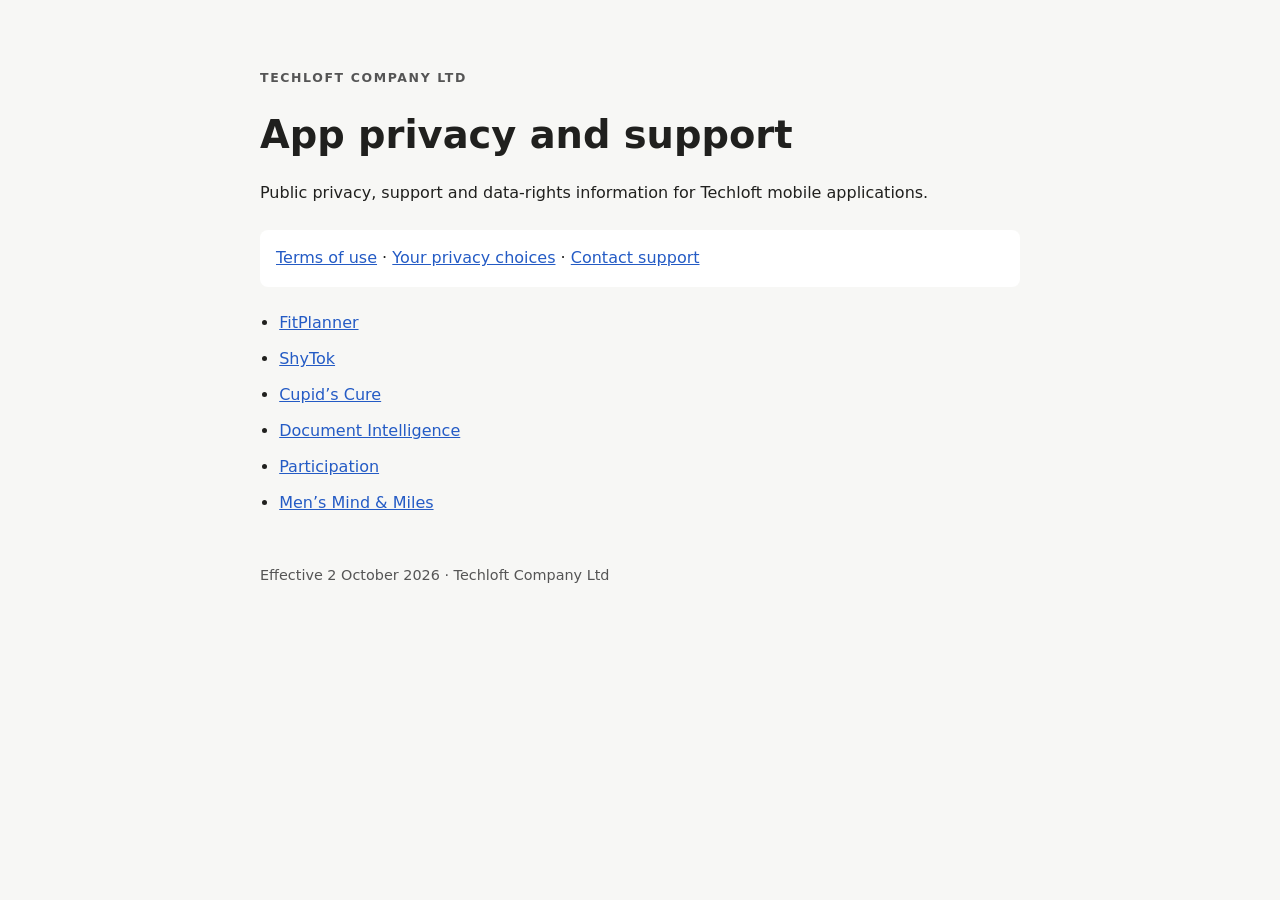
<file: index.html>
<!doctype html>
<html lang="en"><head><meta charset="utf-8"><meta name="viewport" content="width=device-width, initial-scale=1"><title>Techloft App Support</title><link rel="stylesheet" href="style.css"></head>
<body><main><p class="eyebrow">TECHLOFT COMPANY LTD</p><h1>App privacy and support</h1><p>Public privacy, support and data-rights information for Techloft mobile applications.</p><nav><a href="terms.html">Terms of use</a> · <a href="privacy-choices.html">Your privacy choices</a> · <a href="support.html">Contact support</a></nav><ul class="app-list"><li><a href="fitplanner/">FitPlanner</a></li><li><a href="shytok/">ShyTok</a></li><li><a href="cupids-cure/">Cupid’s Cure</a></li><li><a href="document-intelligence/">Document Intelligence</a></li><li><a href="participation/">Participation</a></li><li><a href="mens-mind-miles/">Men’s Mind &amp; Miles</a></li></ul><footer>Effective 2 October 2026 · Techloft Company Ltd</footer></main></body></html>
</file>
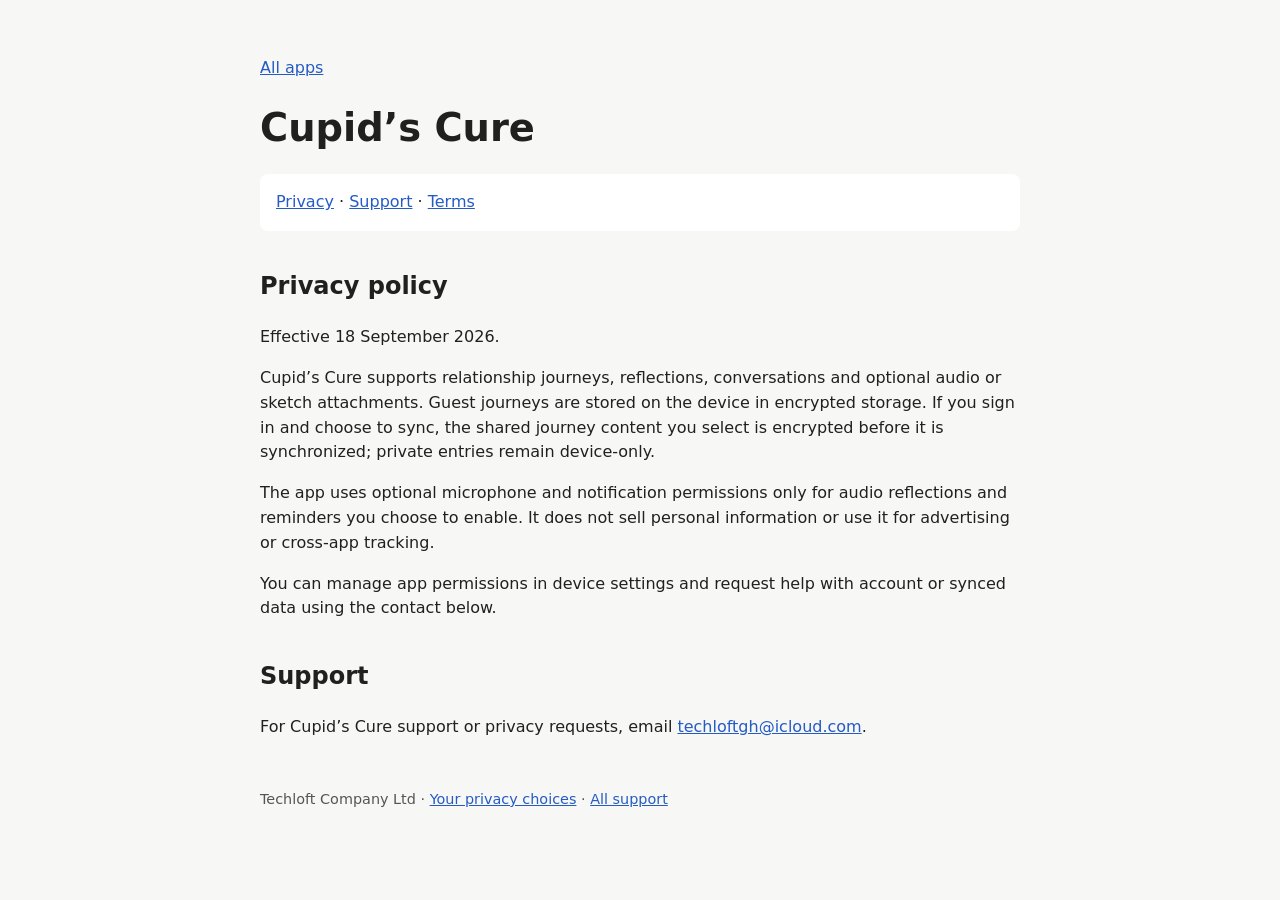
<file: cupids-cure/index.html>
<!doctype html><html lang="en"><head><meta charset="utf-8"><meta name="viewport" content="width=device-width,initial-scale=1"><title>Cupid’s Cure Privacy & Support</title><link rel="stylesheet" href="../style.css"></head><body><main><a href="../">All apps</a><h1>Cupid’s Cure</h1><nav><a href="#privacy">Privacy</a> · <a href="#support">Support</a> · <a href="../terms.html">Terms</a></nav><h2 id="privacy">Privacy policy</h2><p>Effective 18 September 2026.</p><p>Cupid’s Cure supports relationship journeys, reflections, conversations and optional audio or sketch attachments. Guest journeys are stored on the device in encrypted storage. If you sign in and choose to sync, the shared journey content you select is encrypted before it is synchronized; private entries remain device-only.</p><p>The app uses optional microphone and notification permissions only for audio reflections and reminders you choose to enable. It does not sell personal information or use it for advertising or cross-app tracking.</p><p>You can manage app permissions in device settings and request help with account or synced data using the contact below.</p><h2 id="support">Support</h2><p>For Cupid’s Cure support or privacy requests, email <a href="mailto:techloftgh@icloud.com">techloftgh@icloud.com</a>.</p><footer>Techloft Company Ltd · <a href="../privacy-choices.html">Your privacy choices</a> · <a href="../support.html">All support</a></footer></main></body></html>
</file>
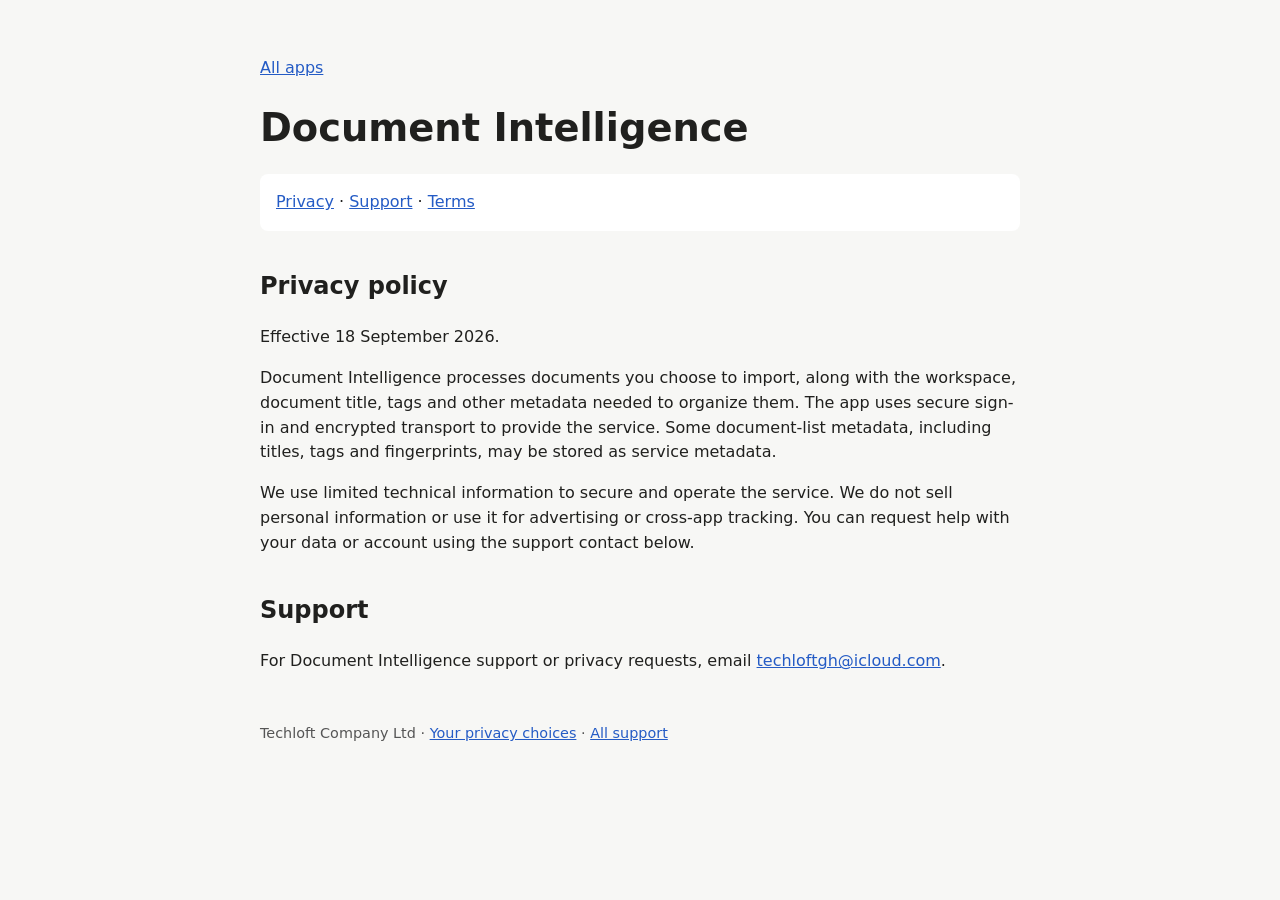
<file: document-intelligence/index.html>
<!doctype html><html lang="en"><head><meta charset="utf-8"><meta name="viewport" content="width=device-width,initial-scale=1"><title>Document Intelligence Privacy & Support</title><link rel="stylesheet" href="../style.css"></head><body><main><a href="../">All apps</a><h1>Document Intelligence</h1><nav><a href="#privacy">Privacy</a> · <a href="#support">Support</a> · <a href="../terms.html">Terms</a></nav><h2 id="privacy">Privacy policy</h2><p>Effective 18 September 2026.</p><p>Document Intelligence processes documents you choose to import, along with the workspace, document title, tags and other metadata needed to organize them. The app uses secure sign-in and encrypted transport to provide the service. Some document-list metadata, including titles, tags and fingerprints, may be stored as service metadata.</p><p>We use limited technical information to secure and operate the service. We do not sell personal information or use it for advertising or cross-app tracking. You can request help with your data or account using the support contact below.</p><h2 id="support">Support</h2><p>For Document Intelligence support or privacy requests, email <a href="mailto:techloftgh@icloud.com">techloftgh@icloud.com</a>.</p><footer>Techloft Company Ltd · <a href="../privacy-choices.html">Your privacy choices</a> · <a href="../support.html">All support</a></footer></main></body></html>
</file>
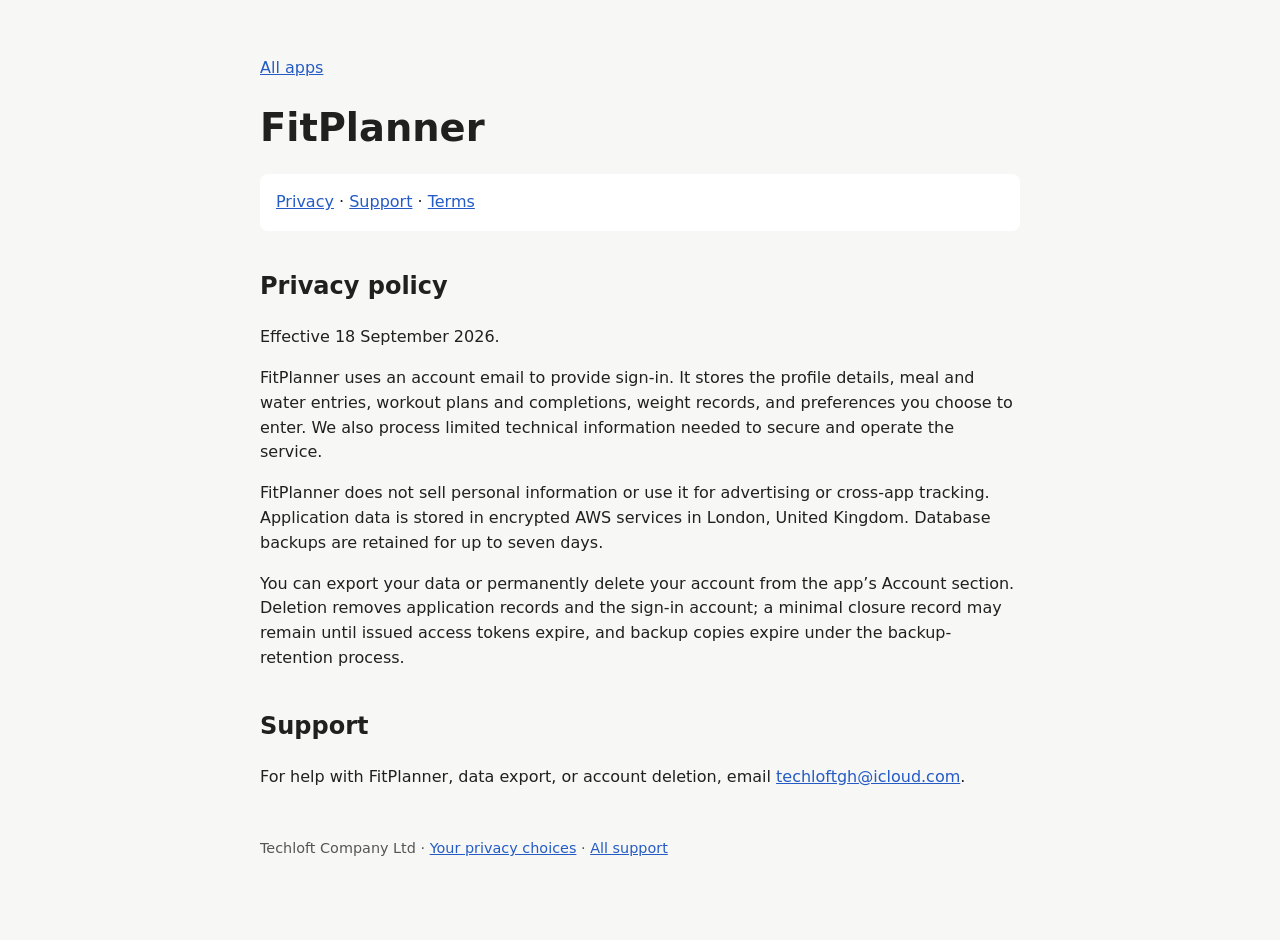
<file: fitplanner/index.html>
<!doctype html><html lang="en"><head><meta charset="utf-8"><meta name="viewport" content="width=device-width,initial-scale=1"><title>FitPlanner Privacy & Support</title><link rel="stylesheet" href="../style.css"></head><body><main><a href="../">All apps</a><h1>FitPlanner</h1><nav><a href="#privacy">Privacy</a> · <a href="#support">Support</a> · <a href="../terms.html">Terms</a></nav><h2 id="privacy">Privacy policy</h2><p>Effective 18 September 2026.</p><p>FitPlanner uses an account email to provide sign-in. It stores the profile details, meal and water entries, workout plans and completions, weight records, and preferences you choose to enter. We also process limited technical information needed to secure and operate the service.</p><p>FitPlanner does not sell personal information or use it for advertising or cross-app tracking. Application data is stored in encrypted AWS services in London, United Kingdom. Database backups are retained for up to seven days.</p><p>You can export your data or permanently delete your account from the app’s Account section. Deletion removes application records and the sign-in account; a minimal closure record may remain until issued access tokens expire, and backup copies expire under the backup-retention process.</p><h2 id="support">Support</h2><p>For help with FitPlanner, data export, or account deletion, email <a href="mailto:techloftgh@icloud.com">techloftgh@icloud.com</a>.</p><footer>Techloft Company Ltd · <a href="../privacy-choices.html">Your privacy choices</a> · <a href="../support.html">All support</a></footer></main></body></html>
</file>
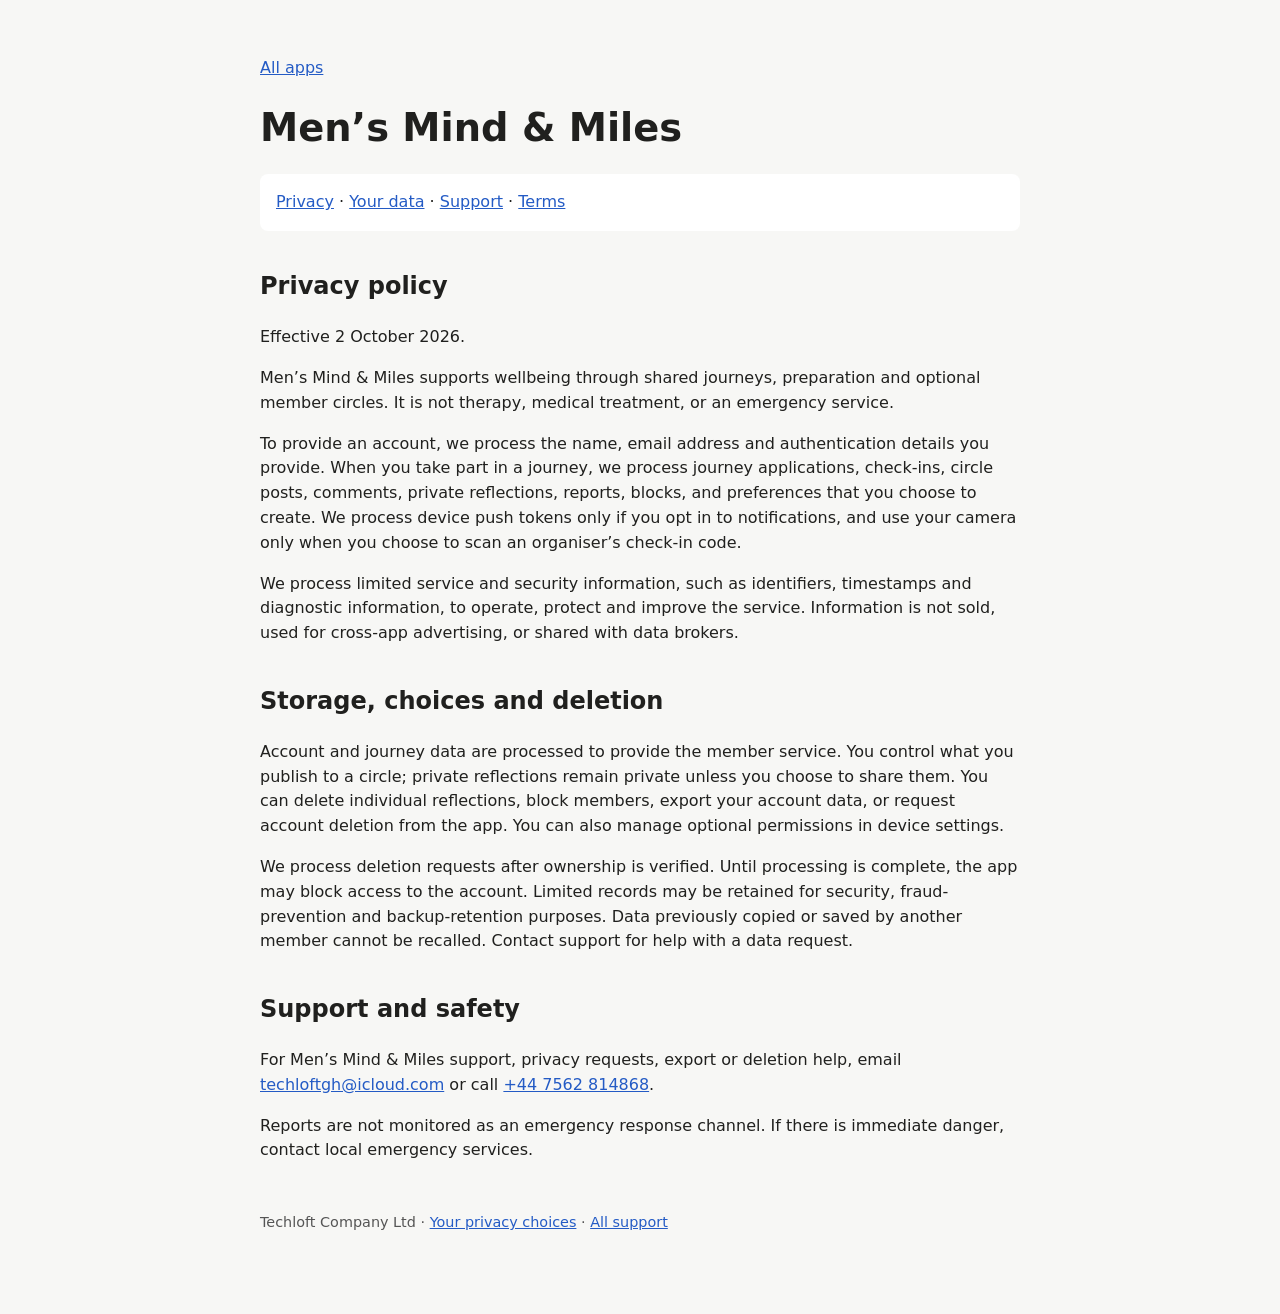
<file: mens-mind-miles/index.html>
<!doctype html><html lang="en"><head><meta charset="utf-8"><meta name="viewport" content="width=device-width,initial-scale=1"><title>Men’s Mind &amp; Miles Privacy &amp; Support</title><link rel="stylesheet" href="../style.css"></head><body><main><a href="../">All apps</a><h1>Men’s Mind &amp; Miles</h1><nav><a href="#privacy">Privacy</a> · <a href="#data">Your data</a> · <a href="#support">Support</a> · <a href="../terms.html">Terms</a></nav><h2 id="privacy">Privacy policy</h2><p>Effective 2 October 2026.</p><p>Men’s Mind &amp; Miles supports wellbeing through shared journeys, preparation and optional member circles. It is not therapy, medical treatment, or an emergency service.</p><p>To provide an account, we process the name, email address and authentication details you provide. When you take part in a journey, we process journey applications, check-ins, circle posts, comments, private reflections, reports, blocks, and preferences that you choose to create. We process device push tokens only if you opt in to notifications, and use your camera only when you choose to scan an organiser’s check-in code.</p><p>We process limited service and security information, such as identifiers, timestamps and diagnostic information, to operate, protect and improve the service. Information is not sold, used for cross-app advertising, or shared with data brokers.</p><h2 id="data">Storage, choices and deletion</h2><p>Account and journey data are processed to provide the member service. You control what you publish to a circle; private reflections remain private unless you choose to share them. You can delete individual reflections, block members, export your account data, or request account deletion from the app. You can also manage optional permissions in device settings.</p><p>We process deletion requests after ownership is verified. Until processing is complete, the app may block access to the account. Limited records may be retained for security, fraud-prevention and backup-retention purposes. Data previously copied or saved by another member cannot be recalled. Contact support for help with a data request.</p><h2 id="support">Support and safety</h2><p>For Men’s Mind &amp; Miles support, privacy requests, export or deletion help, email <a href="mailto:techloftgh@icloud.com">techloftgh@icloud.com</a> or call <a href="tel:+447562814868">+44 7562 814868</a>.</p><p>Reports are not monitored as an emergency response channel. If there is immediate danger, contact local emergency services.</p><footer>Techloft Company Ltd · <a href="../privacy-choices.html">Your privacy choices</a> · <a href="../support.html">All support</a></footer></main></body></html>
</file>
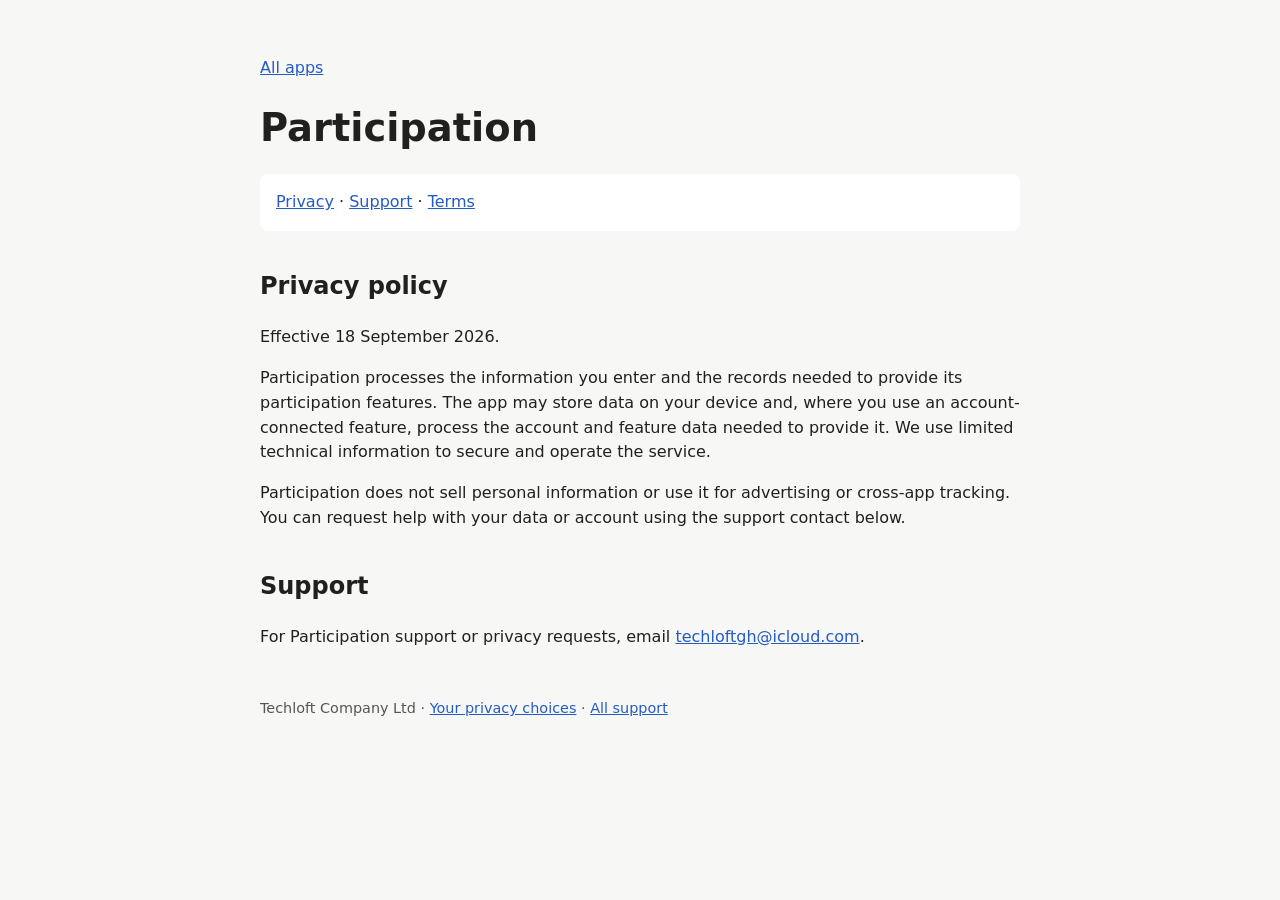
<file: participation/index.html>
<!doctype html><html lang="en"><head><meta charset="utf-8"><meta name="viewport" content="width=device-width,initial-scale=1"><title>Participation Privacy & Support</title><link rel="stylesheet" href="../style.css"></head><body><main><a href="../">All apps</a><h1>Participation</h1><nav><a href="#privacy">Privacy</a> · <a href="#support">Support</a> · <a href="../terms.html">Terms</a></nav><h2 id="privacy">Privacy policy</h2><p>Effective 18 September 2026.</p><p>Participation processes the information you enter and the records needed to provide its participation features. The app may store data on your device and, where you use an account-connected feature, process the account and feature data needed to provide it. We use limited technical information to secure and operate the service.</p><p>Participation does not sell personal information or use it for advertising or cross-app tracking. You can request help with your data or account using the support contact below.</p><h2 id="support">Support</h2><p>For Participation support or privacy requests, email <a href="mailto:techloftgh@icloud.com">techloftgh@icloud.com</a>.</p><footer>Techloft Company Ltd · <a href="../privacy-choices.html">Your privacy choices</a> · <a href="../support.html">All support</a></footer></main></body></html>
</file>
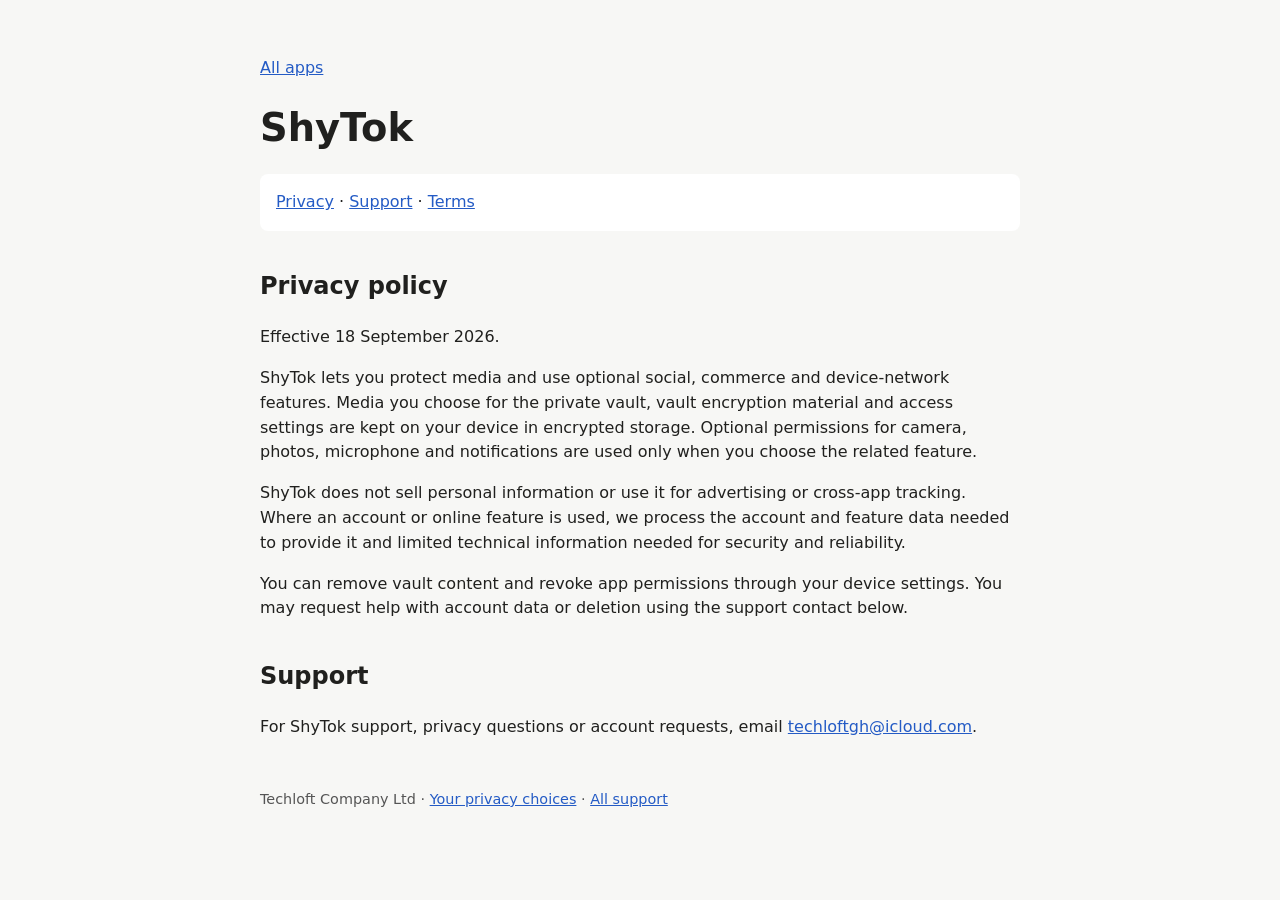
<file: shytok/index.html>
<!doctype html><html lang="en"><head><meta charset="utf-8"><meta name="viewport" content="width=device-width,initial-scale=1"><title>ShyTok Privacy & Support</title><link rel="stylesheet" href="../style.css"></head><body><main><a href="../">All apps</a><h1>ShyTok</h1><nav><a href="#privacy">Privacy</a> · <a href="#support">Support</a> · <a href="../terms.html">Terms</a></nav><h2 id="privacy">Privacy policy</h2><p>Effective 18 September 2026.</p><p>ShyTok lets you protect media and use optional social, commerce and device-network features. Media you choose for the private vault, vault encryption material and access settings are kept on your device in encrypted storage. Optional permissions for camera, photos, microphone and notifications are used only when you choose the related feature.</p><p>ShyTok does not sell personal information or use it for advertising or cross-app tracking. Where an account or online feature is used, we process the account and feature data needed to provide it and limited technical information needed for security and reliability.</p><p>You can remove vault content and revoke app permissions through your device settings. You may request help with account data or deletion using the support contact below.</p><h2 id="support">Support</h2><p>For ShyTok support, privacy questions or account requests, email <a href="mailto:techloftgh@icloud.com">techloftgh@icloud.com</a>.</p><footer>Techloft Company Ltd · <a href="../privacy-choices.html">Your privacy choices</a> · <a href="../support.html">All support</a></footer></main></body></html>
</file>
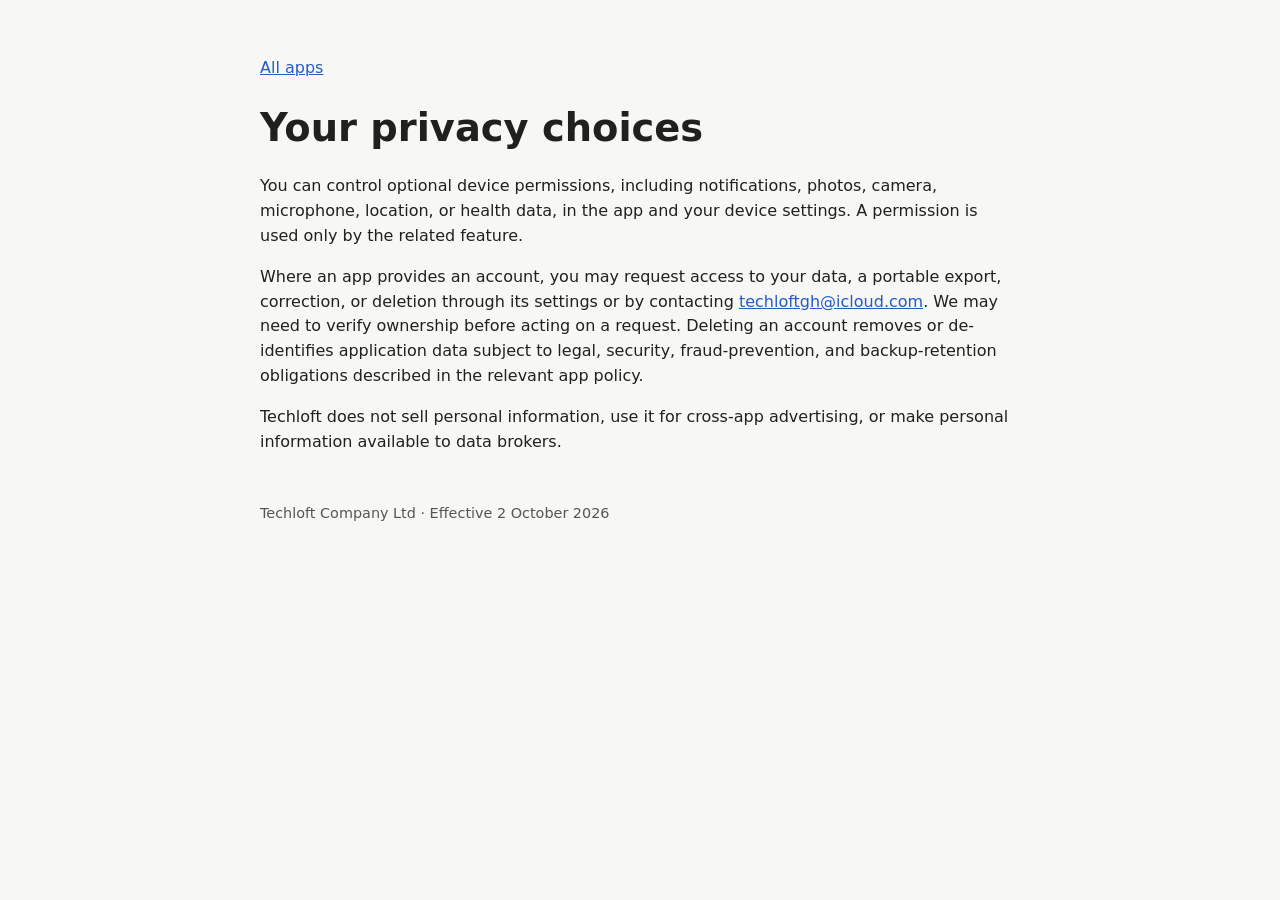
<file: privacy-choices.html>
<!doctype html><html lang="en"><head><meta charset="utf-8"><meta name="viewport" content="width=device-width,initial-scale=1"><title>Your Privacy Choices</title><link rel="stylesheet" href="style.css"></head><body><main><a href="./">All apps</a><h1>Your privacy choices</h1><p>You can control optional device permissions, including notifications, photos, camera, microphone, location, or health data, in the app and your device settings. A permission is used only by the related feature.</p><p>Where an app provides an account, you may request access to your data, a portable export, correction, or deletion through its settings or by contacting <a href="mailto:techloftgh@icloud.com">techloftgh@icloud.com</a>. We may need to verify ownership before acting on a request. Deleting an account removes or de-identifies application data subject to legal, security, fraud-prevention, and backup-retention obligations described in the relevant app policy.</p><p>Techloft does not sell personal information, use it for cross-app advertising, or make personal information available to data brokers.</p><footer>Techloft Company Ltd · Effective 2 October 2026</footer></main></body></html>
</file>
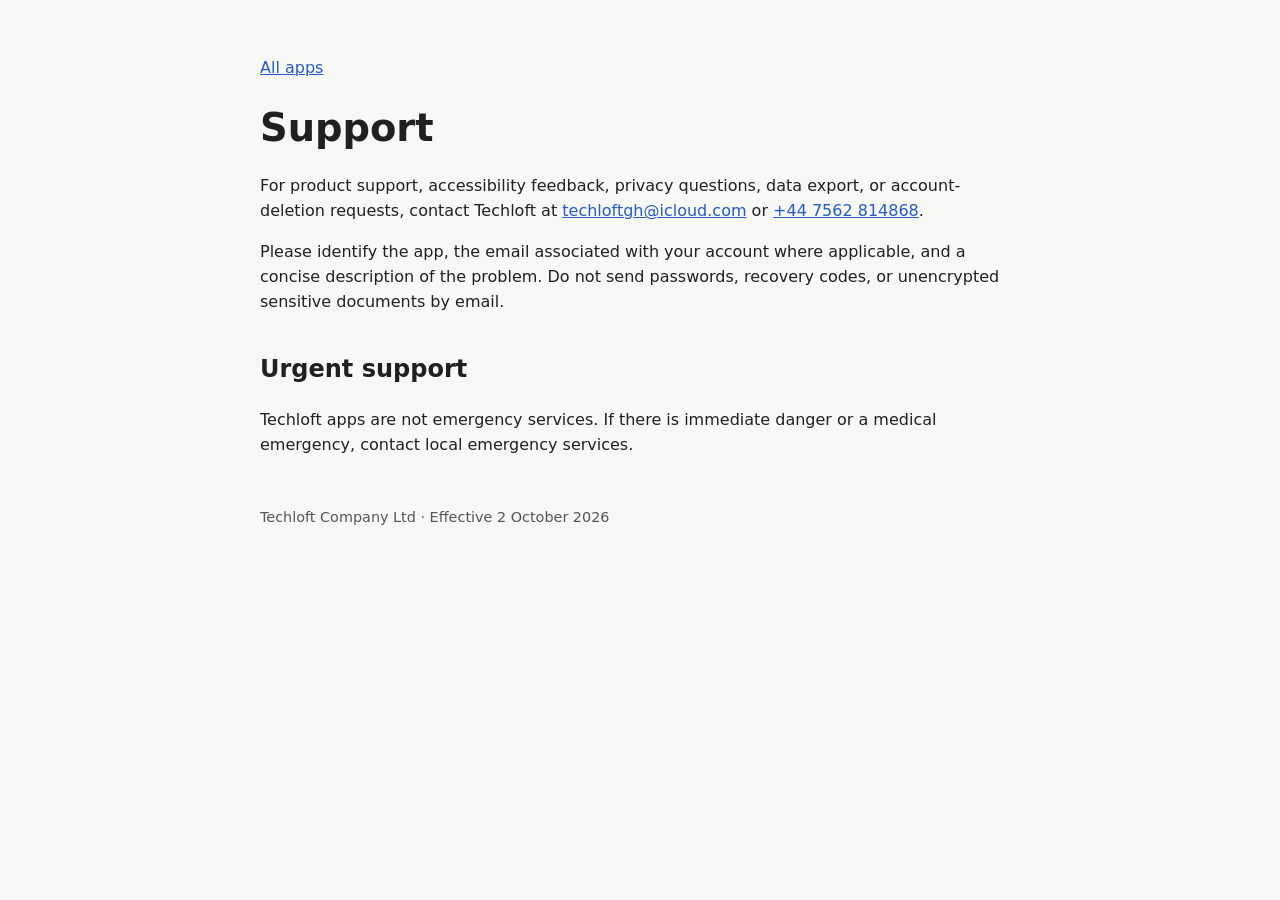
<file: support.html>
<!doctype html><html lang="en"><head><meta charset="utf-8"><meta name="viewport" content="width=device-width,initial-scale=1"><title>Techloft Support</title><link rel="stylesheet" href="style.css"></head><body><main><a href="./">All apps</a><h1>Support</h1><p>For product support, accessibility feedback, privacy questions, data export, or account-deletion requests, contact Techloft at <a href="mailto:techloftgh@icloud.com">techloftgh@icloud.com</a> or <a href="tel:+447562814868">+44 7562 814868</a>.</p><p>Please identify the app, the email associated with your account where applicable, and a concise description of the problem. Do not send passwords, recovery codes, or unencrypted sensitive documents by email.</p><h2>Urgent support</h2><p>Techloft apps are not emergency services. If there is immediate danger or a medical emergency, contact local emergency services.</p><footer>Techloft Company Ltd · Effective 2 October 2026</footer></main></body></html>
</file>
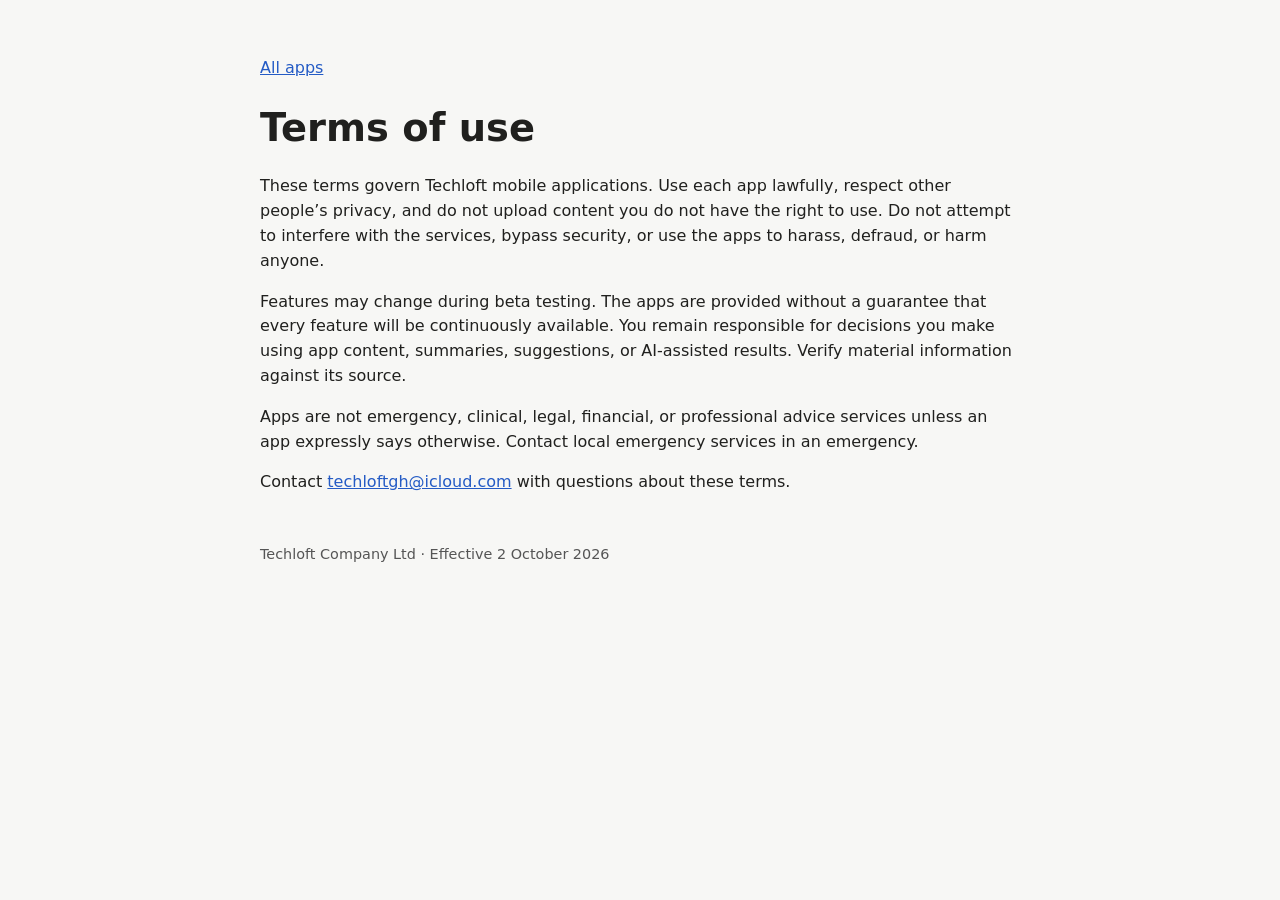
<file: terms.html>
<!doctype html><html lang="en"><head><meta charset="utf-8"><meta name="viewport" content="width=device-width,initial-scale=1"><title>Techloft Terms of Use</title><link rel="stylesheet" href="style.css"></head><body><main><a href="./">All apps</a><h1>Terms of use</h1><p>These terms govern Techloft mobile applications. Use each app lawfully, respect other people’s privacy, and do not upload content you do not have the right to use. Do not attempt to interfere with the services, bypass security, or use the apps to harass, defraud, or harm anyone.</p><p>Features may change during beta testing. The apps are provided without a guarantee that every feature will be continuously available. You remain responsible for decisions you make using app content, summaries, suggestions, or AI-assisted results. Verify material information against its source.</p><p>Apps are not emergency, clinical, legal, financial, or professional advice services unless an app expressly says otherwise. Contact local emergency services in an emergency.</p><p>Contact <a href="mailto:techloftgh@icloud.com">techloftgh@icloud.com</a> with questions about these terms.</p><footer>Techloft Company Ltd · Effective 2 October 2026</footer></main></body></html>
</file>
<file: style.css>
:root{color-scheme:light dark;font-family:ui-sans-serif,system-ui,sans-serif;line-height:1.55}body{margin:0;background:#f7f7f5;color:#20201e}main{max-width:760px;margin:0 auto;padding:56px 24px 80px}h1{line-height:1.1;font-size:2.4rem}h2{margin-top:2.3rem}a{color:#245bc5}.eyebrow{font-size:.78rem;font-weight:700;letter-spacing:.13em;color:#555}nav{margin:1.5rem 0;padding:1rem;background:#fff;border-radius:8px}footer{margin-top:3rem;font-size:.9rem;color:#555}@media (prefers-color-scheme:dark){body{background:#171716;color:#eeeeea}nav{background:#282826}.eyebrow,footer{color:#bbb}}
.app-list{padding-left:1.2rem}.app-list li{margin:.7rem 0}nav a{white-space:nowrap}
</file>
